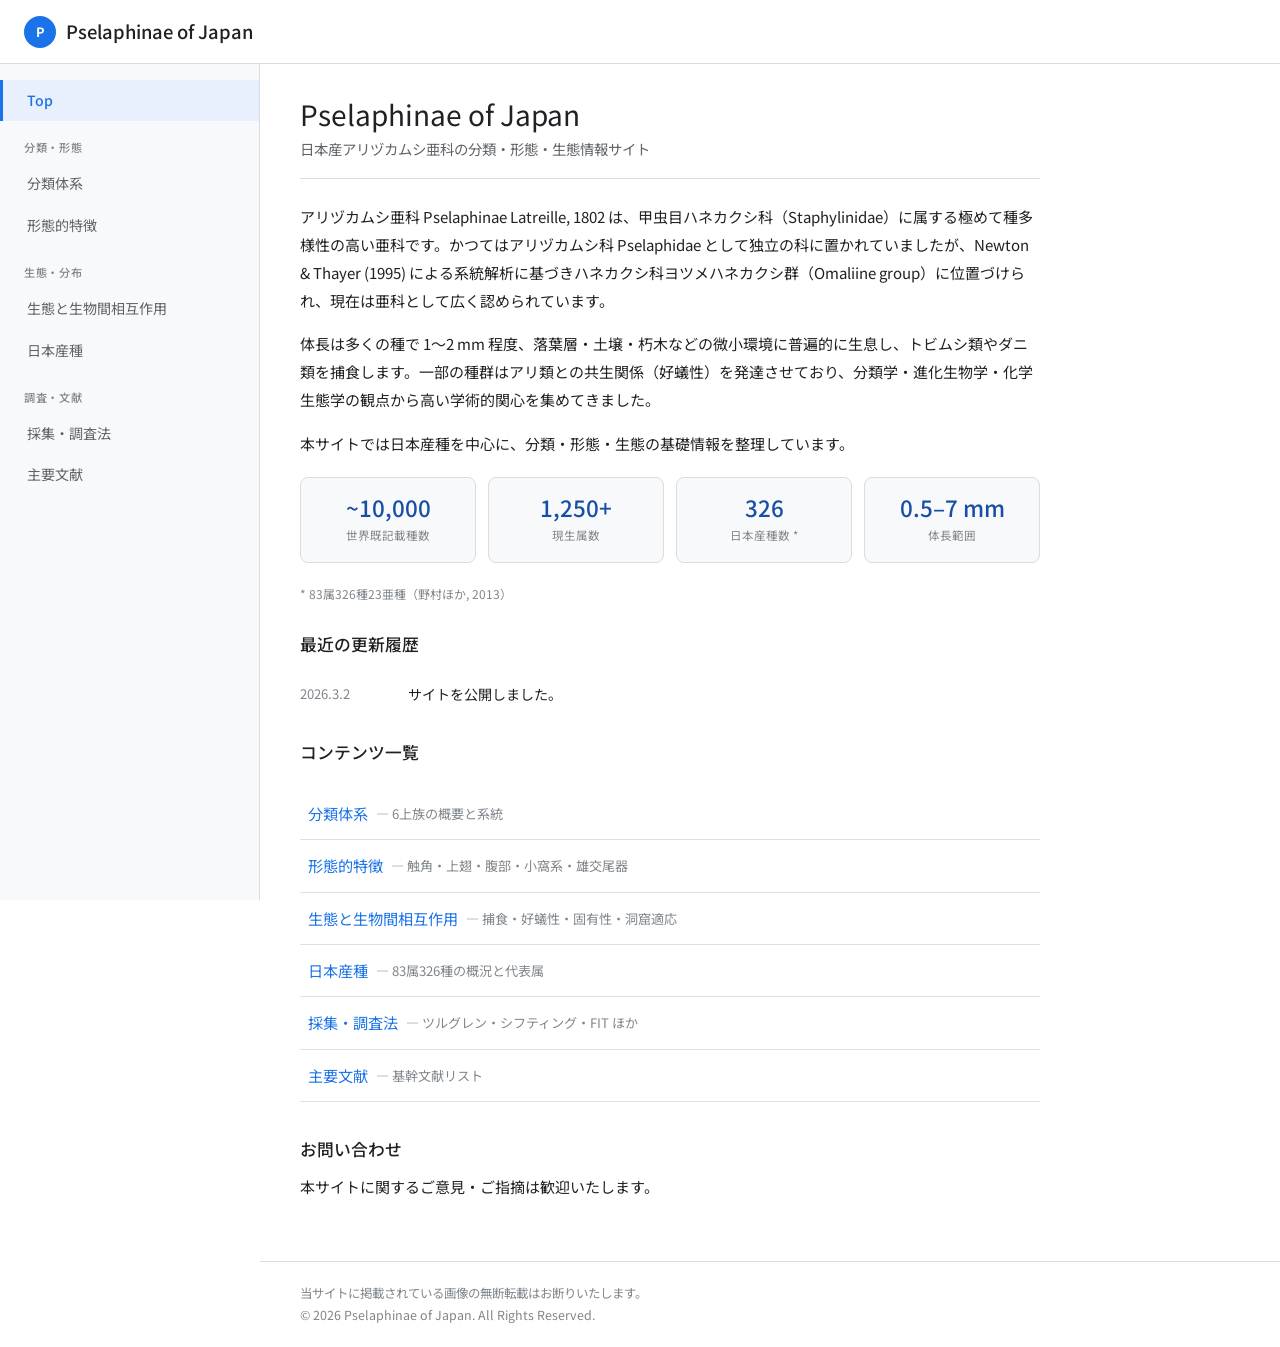
<file: index.html>
<!DOCTYPE html>
<html lang="ja">
<head>
<meta charset="UTF-8">
<meta name="viewport" content="width=device-width, initial-scale=1.0">
<title>Pselaphinae of Japan — アリヅカムシ亜科</title>
<link rel="preconnect" href="https://fonts.googleapis.com">
<link rel="preconnect" href="https://fonts.gstatic.com" crossorigin>
<link href="https://fonts.googleapis.com/css2?family=Noto+Sans+JP:wght@400;500;700&display=swap" rel="stylesheet">
<link rel="stylesheet" href="style.css">
</head>
<body>

<header class="site-header">
  <button class="hamburger" onclick="toggleSidebar()">
    <svg viewBox="0 0 24 24"><path d="M3 18h18v-2H3v2zm0-5h18v-2H3v2zm0-7v2h18V6H3z"/></svg>
  </button>
  <a href="index.html" class="site-logo">
    <span class="logo-icon">P</span>
    Pselaphinae of Japan
  </a>
</header>

<div class="layout">
  <nav class="sidebar" id="sidebar">
    <ul class="sidebar-nav">
      <li><a href="index.html" class="current">Top</a></li>
      <li class="sidebar-section">分類・形態</li>
      <li><a href="taxonomy.html">分類体系</a></li>
      <li><a href="morphology.html">形態的特徴</a></li>
      <li class="sidebar-section">生態・分布</li>
      <li><a href="ecology.html">生態と生物間相互作用</a></li>
      <li><a href="japan.html">日本産種</a></li>
      <li class="sidebar-section">調査・文献</li>
      <li><a href="methods.html">採集・調査法</a></li>
      <li><a href="literature.html">主要文献</a></li>
    </ul>
  </nav>
  <div class="sidebar-overlay" id="overlay" onclick="toggleSidebar()"></div>

  <main class="main">
    <div class="content">
      <div class="page-title">
        <h1>Pselaphinae of Japan</h1>
        <div class="sub">日本産アリヅカムシ亜科の分類・形態・生態情報サイト</div>
      </div>

      <div class="prose">
        <p>
          アリヅカムシ亜科 Pselaphinae Latreille, 1802 は、甲虫目ハネカクシ科（Staphylinidae）に属する極めて種多様性の高い亜科です。かつてはアリヅカムシ科 Pselaphidae として独立の科に置かれていましたが、Newton & Thayer (1995) による系統解析に基づきハネカクシ科ヨツメハネカクシ群（Omaliine group）に位置づけられ、現在は亜科として広く認められています。
        </p>
        <p>
          体長は多くの種で 1〜2 mm 程度、落葉層・土壌・朽木などの微小環境に普遍的に生息し、トビムシ類やダニ類を捕食します。一部の種群はアリ類との共生関係（好蟻性）を発達させており、分類学・進化生物学・化学生態学の観点から高い学術的関心を集めてきました。
        </p>
        <p>
          本サイトでは日本産種を中心に、分類・形態・生態の基礎情報を整理しています。
        </p>
      </div>

      <div class="stat-grid">
        <div class="stat-box">
          <div class="stat-val">~10,000</div>
          <div class="stat-label">世界既記載種数</div>
        </div>
        <div class="stat-box">
          <div class="stat-val">1,250+</div>
          <div class="stat-label">現生属数</div>
        </div>
        <div class="stat-box">
          <div class="stat-val">326</div>
          <div class="stat-label">日本産種数 *</div>
        </div>
        <div class="stat-box">
          <div class="stat-val">0.5–7 mm</div>
          <div class="stat-label">体長範囲</div>
        </div>
      </div>
      <p style="font-size:0.75rem; color:var(--text-muted);">* 83属326種23亜種（野村ほか, 2013）</p>

      <div class="prose">
        <h3>最近の更新履歴</h3>
      </div>
      <div class="update-log">
        <div class="update-item">
          <div class="update-date">2026.3.2</div>
          <div>サイトを公開しました。</div>
        </div>
      </div>

      <div class="prose">
        <h3>コンテンツ一覧</h3>
      </div>
      <div class="content-links">
        <ul>
          <li><a href="taxonomy.html">分類体系<span class="cl-desc">— 6上族の概要と系統</span></a></li>
          <li><a href="morphology.html">形態的特徴<span class="cl-desc">— 触角・上翅・腹部・小窩系・雄交尾器</span></a></li>
          <li><a href="ecology.html">生態と生物間相互作用<span class="cl-desc">— 捕食・好蟻性・固有性・洞窟適応</span></a></li>
          <li><a href="japan.html">日本産種<span class="cl-desc">— 83属326種の概況と代表属</span></a></li>
          <li><a href="methods.html">採集・調査法<span class="cl-desc">— ツルグレン・シフティング・FIT ほか</span></a></li>
          <li><a href="literature.html">主要文献<span class="cl-desc">— 基幹文献リスト</span></a></li>
        </ul>
      </div>

      <div class="prose" style="margin-top:2rem;">
        <h3>お問い合わせ</h3>
        <p>
          本サイトに関するご意見・ご指摘は歓迎いたします。
        </p>
      </div>
    </div>

    <footer class="site-footer" style="margin-left:0;">
      <p>当サイトに掲載されている画像の無断転載はお断りいたします。</p>
      <p>&copy; 2026 Pselaphinae of Japan. All Rights Reserved.</p>
    </footer>
  </main>
</div>

<script>
function toggleSidebar() {
  document.getElementById('sidebar').classList.toggle('open');
  document.getElementById('overlay').classList.toggle('open');
}
</script>
</body>
</html>
</file>
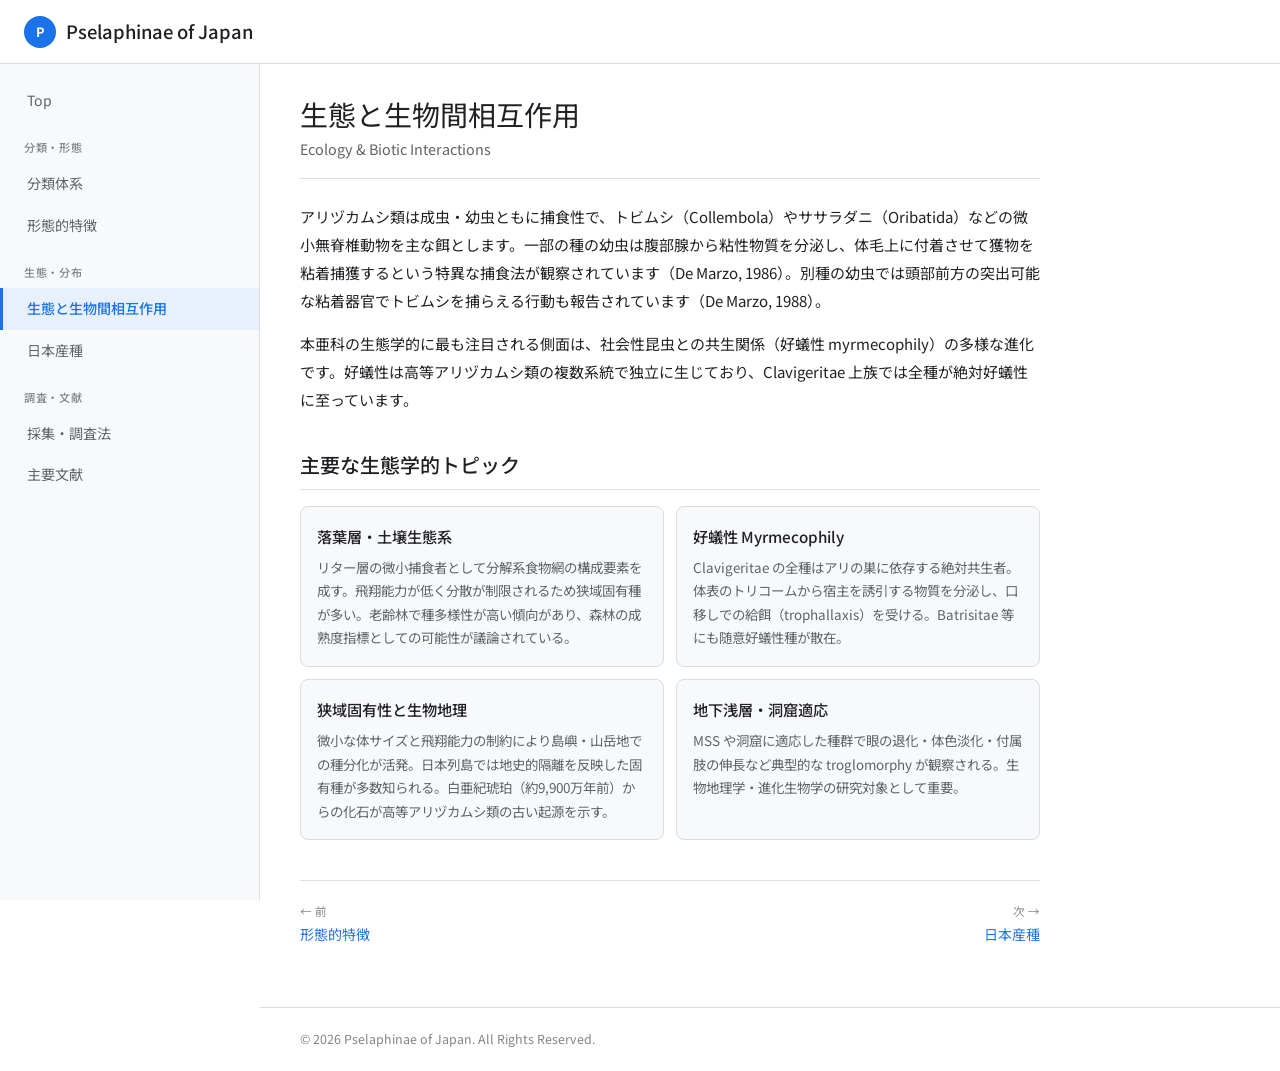
<file: ecology.html>
<!DOCTYPE html>
<html lang="ja">
<head>
<meta charset="UTF-8">
<meta name="viewport" content="width=device-width, initial-scale=1.0">
<title>生態 — Pselaphinae of Japan</title>
<link rel="preconnect" href="https://fonts.googleapis.com">
<link rel="preconnect" href="https://fonts.gstatic.com" crossorigin>
<link href="https://fonts.googleapis.com/css2?family=Noto+Sans+JP:wght@400;500;700&display=swap" rel="stylesheet">
<link rel="stylesheet" href="style.css">
</head>
<body>
<header class="site-header">
  <button class="hamburger" onclick="toggleSidebar()"><svg viewBox="0 0 24 24"><path d="M3 18h18v-2H3v2zm0-5h18v-2H3v2zm0-7v2h18V6H3z"/></svg></button>
  <a href="index.html" class="site-logo"><span class="logo-icon">P</span> Pselaphinae of Japan</a>
</header>
<div class="layout">
  <nav class="sidebar" id="sidebar">
    <ul class="sidebar-nav">
      <li><a href="index.html">Top</a></li>
      <li class="sidebar-section">分類・形態</li>
      <li><a href="taxonomy.html">分類体系</a></li>
      <li><a href="morphology.html">形態的特徴</a></li>
      <li class="sidebar-section">生態・分布</li>
      <li><a href="ecology.html" class="current">生態と生物間相互作用</a></li>
      <li><a href="japan.html">日本産種</a></li>
      <li class="sidebar-section">調査・文献</li>
      <li><a href="methods.html">採集・調査法</a></li>
      <li><a href="literature.html">主要文献</a></li>
    </ul>
  </nav>
  <div class="sidebar-overlay" id="overlay" onclick="toggleSidebar()"></div>
  <main class="main"><div class="content">
    <div class="page-title">
      <h1>生態と生物間相互作用</h1>
      <div class="sub">Ecology & Biotic Interactions</div>
    </div>
    <div class="prose">
      <p>アリヅカムシ類は成虫・幼虫ともに捕食性で、トビムシ（Collembola）やササラダニ（Oribatida）などの微小無脊椎動物を主な餌とします。一部の種の幼虫は腹部腺から粘性物質を分泌し、体毛上に付着させて獲物を粘着捕獲するという特異な捕食法が観察されています（De Marzo, 1986）。別種の幼虫では頭部前方の突出可能な粘着器官でトビムシを捕らえる行動も報告されています（De Marzo, 1988）。</p>
      <p>本亜科の生態学的に最も注目される側面は、社会性昆虫との共生関係（好蟻性 myrmecophily）の多様な進化です。好蟻性は高等アリヅカムシ類の複数系統で独立に生じており、Clavigeritae 上族では全種が絶対好蟻性に至っています。</p>
      <h2>主要な生態学的トピック</h2>
    </div>
    <div class="card-grid">
      <div class="card">
        <h3>落葉層・土壌生態系</h3>
        <p>リター層の微小捕食者として分解系食物網の構成要素を成す。飛翔能力が低く分散が制限されるため狭域固有種が多い。老齢林で種多様性が高い傾向があり、森林の成熟度指標としての可能性が議論されている。</p>
      </div>
      <div class="card">
        <h3>好蟻性 Myrmecophily</h3>
        <p>Clavigeritae の全種はアリの巣に依存する絶対共生者。体表のトリコームから宿主を誘引する物質を分泌し、口移しでの給餌（trophallaxis）を受ける。Batrisitae 等にも随意好蟻性種が散在。</p>
      </div>
      <div class="card">
        <h3>狭域固有性と生物地理</h3>
        <p>微小な体サイズと飛翔能力の制約により島嶼・山岳地での種分化が活発。日本列島では地史的隔離を反映した固有種が多数知られる。白亜紀琥珀（約9,900万年前）からの化石が高等アリヅカムシ類の古い起源を示す。</p>
      </div>
      <div class="card">
        <h3>地下浅層・洞窟適応</h3>
        <p>MSS や洞窟に適応した種群で眼の退化・体色淡化・付属肢の伸長など典型的な troglomorphy が観察される。生物地理学・進化生物学の研究対象として重要。</p>
      </div>
    </div>
    <nav class="page-nav">
      <div><span class="label">← 前</span><a href="morphology.html">形態的特徴</a></div>
      <div style="text-align:right;"><span class="label">次 →</span><a href="japan.html">日本産種</a></div>
    </nav>
  </div>
  <footer class="site-footer" style="margin-left:0;"><p>&copy; 2026 Pselaphinae of Japan. All Rights Reserved.</p></footer>
  </main>
</div>
<script>function toggleSidebar(){document.getElementById('sidebar').classList.toggle('open');document.getElementById('overlay').classList.toggle('open');}</script>
</body>
</html>
</file>
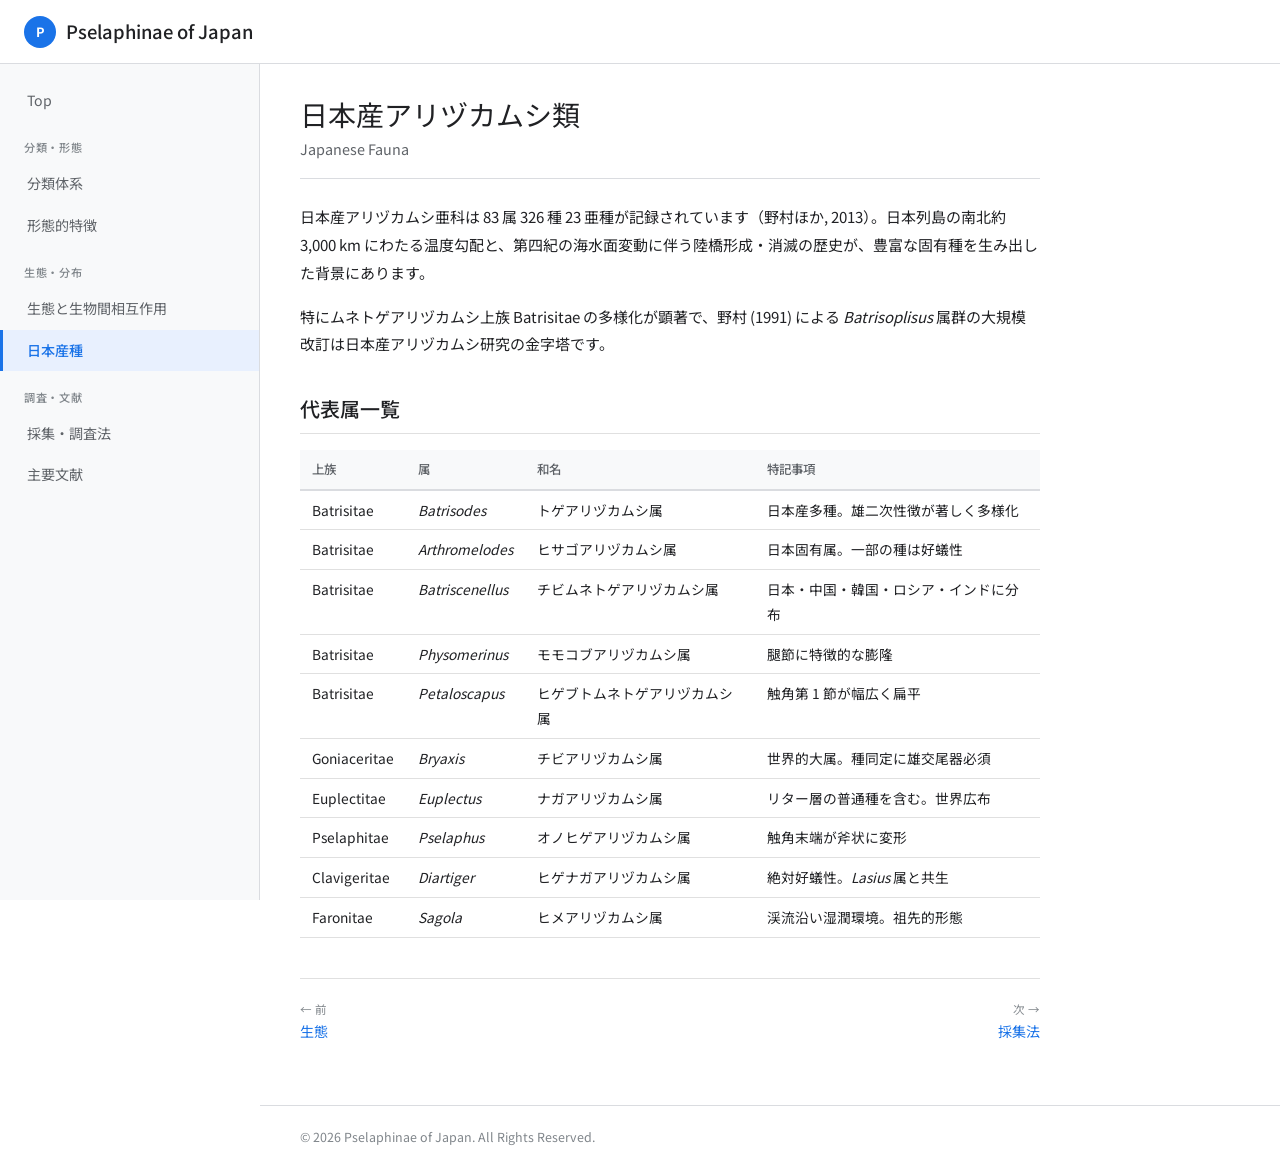
<file: japan.html>
<!DOCTYPE html>
<html lang="ja">
<head>
<meta charset="UTF-8">
<meta name="viewport" content="width=device-width, initial-scale=1.0">
<title>日本産種 — Pselaphinae of Japan</title>
<link rel="preconnect" href="https://fonts.googleapis.com">
<link rel="preconnect" href="https://fonts.gstatic.com" crossorigin>
<link href="https://fonts.googleapis.com/css2?family=Noto+Sans+JP:wght@400;500;700&display=swap" rel="stylesheet">
<link rel="stylesheet" href="style.css">
</head>
<body>
<header class="site-header">
  <button class="hamburger" onclick="toggleSidebar()"><svg viewBox="0 0 24 24"><path d="M3 18h18v-2H3v2zm0-5h18v-2H3v2zm0-7v2h18V6H3z"/></svg></button>
  <a href="index.html" class="site-logo"><span class="logo-icon">P</span> Pselaphinae of Japan</a>
</header>
<div class="layout">
  <nav class="sidebar" id="sidebar">
    <ul class="sidebar-nav">
      <li><a href="index.html">Top</a></li>
      <li class="sidebar-section">分類・形態</li>
      <li><a href="taxonomy.html">分類体系</a></li>
      <li><a href="morphology.html">形態的特徴</a></li>
      <li class="sidebar-section">生態・分布</li>
      <li><a href="ecology.html">生態と生物間相互作用</a></li>
      <li><a href="japan.html" class="current">日本産種</a></li>
      <li class="sidebar-section">調査・文献</li>
      <li><a href="methods.html">採集・調査法</a></li>
      <li><a href="literature.html">主要文献</a></li>
    </ul>
  </nav>
  <div class="sidebar-overlay" id="overlay" onclick="toggleSidebar()"></div>
  <main class="main"><div class="content">
    <div class="page-title">
      <h1>日本産アリヅカムシ類</h1>
      <div class="sub">Japanese Fauna</div>
    </div>
    <div class="prose">
      <p>日本産アリヅカムシ亜科は 83 属 326 種 23 亜種が記録されています（野村ほか, 2013）。日本列島の南北約 3,000 km にわたる温度勾配と、第四紀の海水面変動に伴う陸橋形成・消滅の歴史が、豊富な固有種を生み出した背景にあります。</p>
      <p>特にムネトゲアリヅカムシ上族 Batrisitae の多様化が顕著で、野村 (1991) による <i>Batrisoplisus</i> 属群の大規模改訂は日本産アリヅカムシ研究の金字塔です。</p>
      <h2>代表属一覧</h2>
    </div>
    <div class="table-wrap">
      <table class="dtable">
        <thead><tr><th>上族</th><th>属</th><th>和名</th><th>特記事項</th></tr></thead>
        <tbody>
          <tr><td>Batrisitae</td><td class="it">Batrisodes</td><td>トゲアリヅカムシ属</td><td>日本産多種。雄二次性徴が著しく多様化</td></tr>
          <tr><td>Batrisitae</td><td class="it">Arthromelodes</td><td>ヒサゴアリヅカムシ属</td><td>日本固有属。一部の種は好蟻性</td></tr>
          <tr><td>Batrisitae</td><td class="it">Batriscenellus</td><td>チビムネトゲアリヅカムシ属</td><td>日本・中国・韓国・ロシア・インドに分布</td></tr>
          <tr><td>Batrisitae</td><td class="it">Physomerinus</td><td>モモコブアリヅカムシ属</td><td>腿節に特徴的な膨隆</td></tr>
          <tr><td>Batrisitae</td><td class="it">Petaloscapus</td><td>ヒゲブトムネトゲアリヅカムシ属</td><td>触角第 1 節が幅広く扁平</td></tr>
          <tr><td>Goniaceritae</td><td class="it">Bryaxis</td><td>チビアリヅカムシ属</td><td>世界的大属。種同定に雄交尾器必須</td></tr>
          <tr><td>Euplectitae</td><td class="it">Euplectus</td><td>ナガアリヅカムシ属</td><td>リター層の普通種を含む。世界広布</td></tr>
          <tr><td>Pselaphitae</td><td class="it">Pselaphus</td><td>オノヒゲアリヅカムシ属</td><td>触角末端が斧状に変形</td></tr>
          <tr><td>Clavigeritae</td><td class="it">Diartiger</td><td>ヒゲナガアリヅカムシ属</td><td>絶対好蟻性。<i>Lasius</i> 属と共生</td></tr>
          <tr><td>Faronitae</td><td class="it">Sagola</td><td>ヒメアリヅカムシ属</td><td>渓流沿い湿潤環境。祖先的形態</td></tr>
        </tbody>
      </table>
    </div>
    <nav class="page-nav">
      <div><span class="label">← 前</span><a href="ecology.html">生態</a></div>
      <div style="text-align:right;"><span class="label">次 →</span><a href="methods.html">採集法</a></div>
    </nav>
  </div>
  <footer class="site-footer" style="margin-left:0;"><p>&copy; 2026 Pselaphinae of Japan. All Rights Reserved.</p></footer>
  </main>
</div>
<script>function toggleSidebar(){document.getElementById('sidebar').classList.toggle('open');document.getElementById('overlay').classList.toggle('open');}</script>
</body>
</html>
</file>
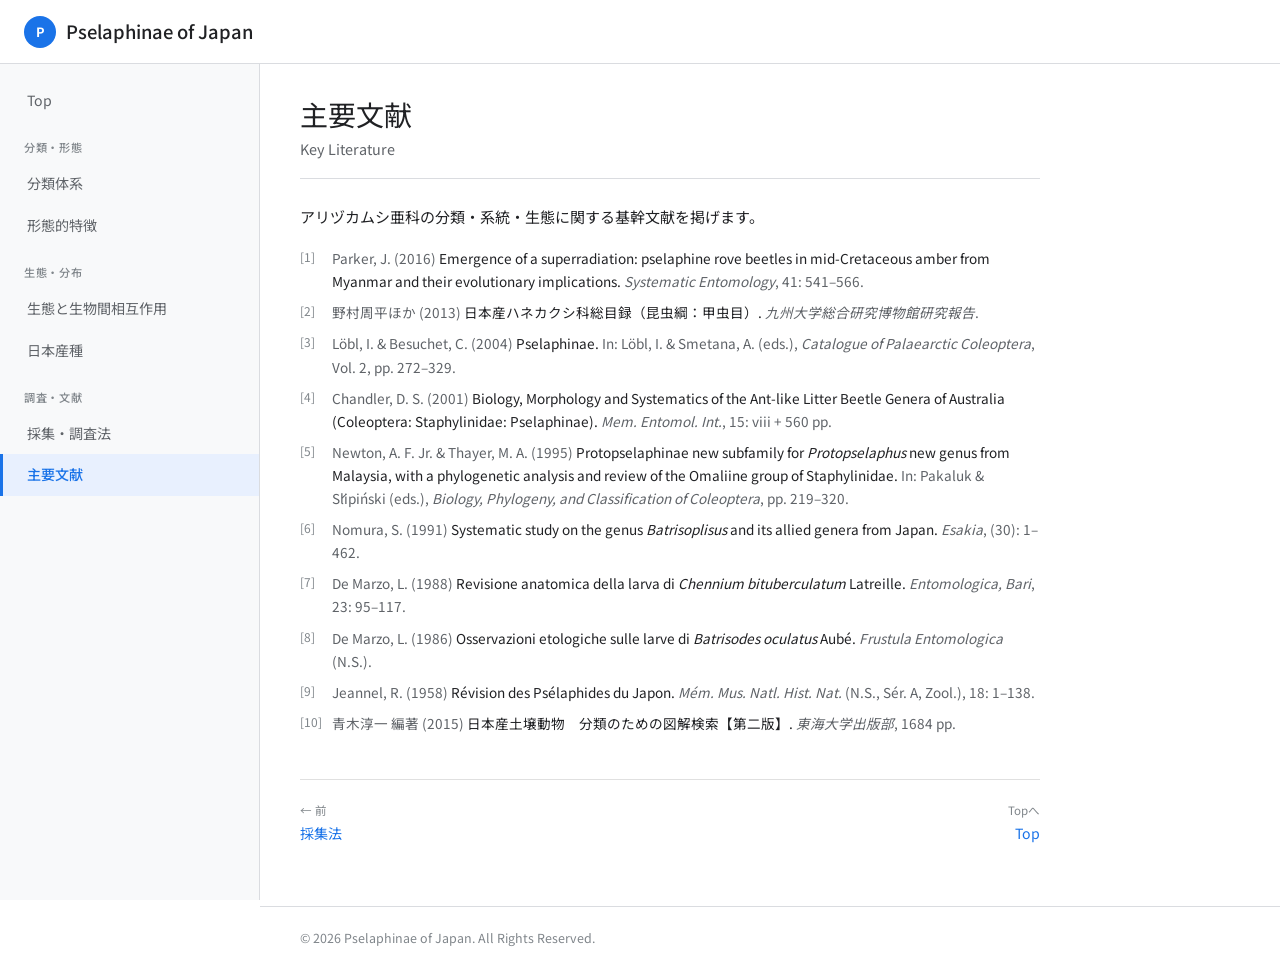
<file: literature.html>
<!DOCTYPE html>
<html lang="ja">
<head>
<meta charset="UTF-8">
<meta name="viewport" content="width=device-width, initial-scale=1.0">
<title>主要文献 — Pselaphinae of Japan</title>
<link rel="preconnect" href="https://fonts.googleapis.com">
<link rel="preconnect" href="https://fonts.gstatic.com" crossorigin>
<link href="https://fonts.googleapis.com/css2?family=Noto+Sans+JP:wght@400;500;700&display=swap" rel="stylesheet">
<link rel="stylesheet" href="style.css">
</head>
<body>
<header class="site-header">
  <button class="hamburger" onclick="toggleSidebar()"><svg viewBox="0 0 24 24"><path d="M3 18h18v-2H3v2zm0-5h18v-2H3v2zm0-7v2h18V6H3z"/></svg></button>
  <a href="index.html" class="site-logo"><span class="logo-icon">P</span> Pselaphinae of Japan</a>
</header>
<div class="layout">
  <nav class="sidebar" id="sidebar">
    <ul class="sidebar-nav">
      <li><a href="index.html">Top</a></li>
      <li class="sidebar-section">分類・形態</li>
      <li><a href="taxonomy.html">分類体系</a></li>
      <li><a href="morphology.html">形態的特徴</a></li>
      <li class="sidebar-section">生態・分布</li>
      <li><a href="ecology.html">生態と生物間相互作用</a></li>
      <li><a href="japan.html">日本産種</a></li>
      <li class="sidebar-section">調査・文献</li>
      <li><a href="methods.html">採集・調査法</a></li>
      <li><a href="literature.html" class="current">主要文献</a></li>
    </ul>
  </nav>
  <div class="sidebar-overlay" id="overlay" onclick="toggleSidebar()"></div>
  <main class="main"><div class="content">
    <div class="page-title">
      <h1>主要文献</h1>
      <div class="sub">Key Literature</div>
    </div>
    <div class="prose">
      <p>アリヅカムシ亜科の分類・系統・生態に関する基幹文献を掲げます。</p>
    </div>
    <div class="ref-list">
      <div class="ref-item">Parker, J. (2016) <span class="ref-title">Emergence of a superradiation: pselaphine rove beetles in mid-Cretaceous amber from Myanmar and their evolutionary implications.</span> <span class="ref-journal">Systematic Entomology</span>, 41: 541–566.</div>
      <div class="ref-item">野村周平ほか (2013) <span class="ref-title">日本産ハネカクシ科総目録（昆虫綱：甲虫目）.</span> <span class="ref-journal">九州大学総合研究博物館研究報告</span>.</div>
      <div class="ref-item">Löbl, I. & Besuchet, C. (2004) <span class="ref-title">Pselaphinae.</span> In: Löbl, I. & Smetana, A. (eds.), <span class="ref-journal">Catalogue of Palaearctic Coleoptera</span>, Vol. 2, pp. 272–329.</div>
      <div class="ref-item">Chandler, D. S. (2001) <span class="ref-title">Biology, Morphology and Systematics of the Ant-like Litter Beetle Genera of Australia (Coleoptera: Staphylinidae: Pselaphinae).</span> <span class="ref-journal">Mem. Entomol. Int.</span>, 15: viii + 560 pp.</div>
      <div class="ref-item">Newton, A. F. Jr. & Thayer, M. A. (1995) <span class="ref-title">Protopselaphinae new subfamily for <i>Protopselaphus</i> new genus from Malaysia, with a phylogenetic analysis and review of the Omaliine group of Staphylinidae.</span> In: Pakaluk & Ślipiński (eds.), <span class="ref-journal">Biology, Phylogeny, and Classification of Coleoptera</span>, pp. 219–320.</div>
      <div class="ref-item">Nomura, S. (1991) <span class="ref-title">Systematic study on the genus <i>Batrisoplisus</i> and its allied genera from Japan.</span> <span class="ref-journal">Esakia</span>, (30): 1–462.</div>
      <div class="ref-item">De Marzo, L. (1988) <span class="ref-title">Revisione anatomica della larva di <i>Chennium bituberculatum</i> Latreille.</span> <span class="ref-journal">Entomologica, Bari</span>, 23: 95–117.</div>
      <div class="ref-item">De Marzo, L. (1986) <span class="ref-title">Osservazioni etologiche sulle larve di <i>Batrisodes oculatus</i> Aubé.</span> <span class="ref-journal">Frustula Entomologica</span> (N.S.).</div>
      <div class="ref-item">Jeannel, R. (1958) <span class="ref-title">Révision des Psélaphides du Japon.</span> <span class="ref-journal">Mém. Mus. Natl. Hist. Nat.</span> (N.S., Sér. A, Zool.), 18: 1–138.</div>
      <div class="ref-item">青木淳一 編著 (2015) <span class="ref-title">日本産土壌動物　分類のための図解検索【第二版】.</span> <span class="ref-journal">東海大学出版部</span>, 1684 pp.</div>
    </div>
    <nav class="page-nav">
      <div><span class="label">← 前</span><a href="methods.html">採集法</a></div>
      <div style="text-align:right;"><span class="label">Topへ</span><a href="index.html">Top</a></div>
    </nav>
  </div>
  <footer class="site-footer" style="margin-left:0;"><p>&copy; 2026 Pselaphinae of Japan. All Rights Reserved.</p></footer>
  </main>
</div>
<script>function toggleSidebar(){document.getElementById('sidebar').classList.toggle('open');document.getElementById('overlay').classList.toggle('open');}</script>
</body>
</html>
</file>
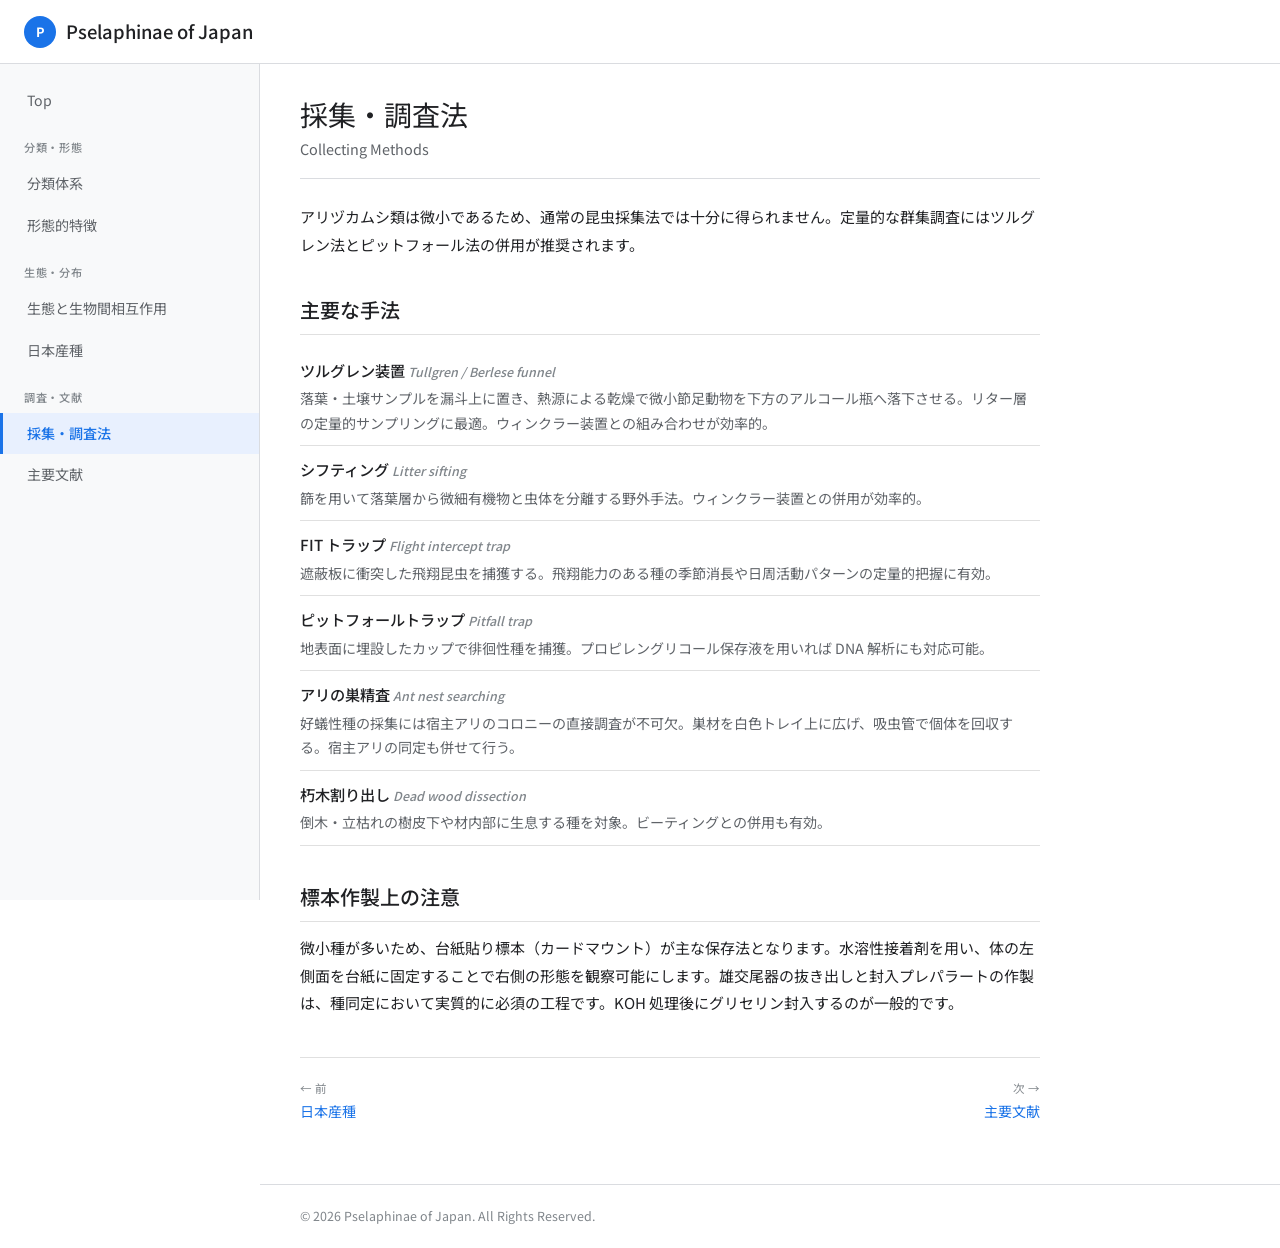
<file: methods.html>
<!DOCTYPE html>
<html lang="ja">
<head>
<meta charset="UTF-8">
<meta name="viewport" content="width=device-width, initial-scale=1.0">
<title>採集法 — Pselaphinae of Japan</title>
<link rel="preconnect" href="https://fonts.googleapis.com">
<link rel="preconnect" href="https://fonts.gstatic.com" crossorigin>
<link href="https://fonts.googleapis.com/css2?family=Noto+Sans+JP:wght@400;500;700&display=swap" rel="stylesheet">
<link rel="stylesheet" href="style.css">
</head>
<body>
<header class="site-header">
  <button class="hamburger" onclick="toggleSidebar()"><svg viewBox="0 0 24 24"><path d="M3 18h18v-2H3v2zm0-5h18v-2H3v2zm0-7v2h18V6H3z"/></svg></button>
  <a href="index.html" class="site-logo"><span class="logo-icon">P</span> Pselaphinae of Japan</a>
</header>
<div class="layout">
  <nav class="sidebar" id="sidebar">
    <ul class="sidebar-nav">
      <li><a href="index.html">Top</a></li>
      <li class="sidebar-section">分類・形態</li>
      <li><a href="taxonomy.html">分類体系</a></li>
      <li><a href="morphology.html">形態的特徴</a></li>
      <li class="sidebar-section">生態・分布</li>
      <li><a href="ecology.html">生態と生物間相互作用</a></li>
      <li><a href="japan.html">日本産種</a></li>
      <li class="sidebar-section">調査・文献</li>
      <li><a href="methods.html" class="current">採集・調査法</a></li>
      <li><a href="literature.html">主要文献</a></li>
    </ul>
  </nav>
  <div class="sidebar-overlay" id="overlay" onclick="toggleSidebar()"></div>
  <main class="main"><div class="content">
    <div class="page-title">
      <h1>採集・調査法</h1>
      <div class="sub">Collecting Methods</div>
    </div>
    <div class="prose">
      <p>アリヅカムシ類は微小であるため、通常の昆虫採集法では十分に得られません。定量的な群集調査にはツルグレン法とピットフォール法の併用が推奨されます。</p>
      <h2>主要な手法</h2>
    </div>
    <div class="method-item">
      <div class="method-name">ツルグレン装置 <span class="method-en">Tullgren / Berlese funnel</span></div>
      <div class="method-desc">落葉・土壌サンプルを漏斗上に置き、熱源による乾燥で微小節足動物を下方のアルコール瓶へ落下させる。リター層の定量的サンプリングに最適。ウィンクラー装置との組み合わせが効率的。</div>
    </div>
    <div class="method-item">
      <div class="method-name">シフティング <span class="method-en">Litter sifting</span></div>
      <div class="method-desc">篩を用いて落葉層から微細有機物と虫体を分離する野外手法。ウィンクラー装置との併用が効率的。</div>
    </div>
    <div class="method-item">
      <div class="method-name">FIT トラップ <span class="method-en">Flight intercept trap</span></div>
      <div class="method-desc">遮蔽板に衝突した飛翔昆虫を捕獲する。飛翔能力のある種の季節消長や日周活動パターンの定量的把握に有効。</div>
    </div>
    <div class="method-item">
      <div class="method-name">ピットフォールトラップ <span class="method-en">Pitfall trap</span></div>
      <div class="method-desc">地表面に埋設したカップで徘徊性種を捕獲。プロピレングリコール保存液を用いれば DNA 解析にも対応可能。</div>
    </div>
    <div class="method-item">
      <div class="method-name">アリの巣精査 <span class="method-en">Ant nest searching</span></div>
      <div class="method-desc">好蟻性種の採集には宿主アリのコロニーの直接調査が不可欠。巣材を白色トレイ上に広げ、吸虫管で個体を回収する。宿主アリの同定も併せて行う。</div>
    </div>
    <div class="method-item">
      <div class="method-name">朽木割り出し <span class="method-en">Dead wood dissection</span></div>
      <div class="method-desc">倒木・立枯れの樹皮下や材内部に生息する種を対象。ビーティングとの併用も有効。</div>
    </div>
    <div class="prose" style="margin-top:2rem;">
      <h2>標本作製上の注意</h2>
      <p>微小種が多いため、台紙貼り標本（カードマウント）が主な保存法となります。水溶性接着剤を用い、体の左側面を台紙に固定することで右側の形態を観察可能にします。雄交尾器の抜き出しと封入プレパラートの作製は、種同定において実質的に必須の工程です。KOH 処理後にグリセリン封入するのが一般的です。</p>
    </div>
    <nav class="page-nav">
      <div><span class="label">← 前</span><a href="japan.html">日本産種</a></div>
      <div style="text-align:right;"><span class="label">次 →</span><a href="literature.html">主要文献</a></div>
    </nav>
  </div>
  <footer class="site-footer" style="margin-left:0;"><p>&copy; 2026 Pselaphinae of Japan. All Rights Reserved.</p></footer>
  </main>
</div>
<script>function toggleSidebar(){document.getElementById('sidebar').classList.toggle('open');document.getElementById('overlay').classList.toggle('open');}</script>
</body>
</html>
</file>
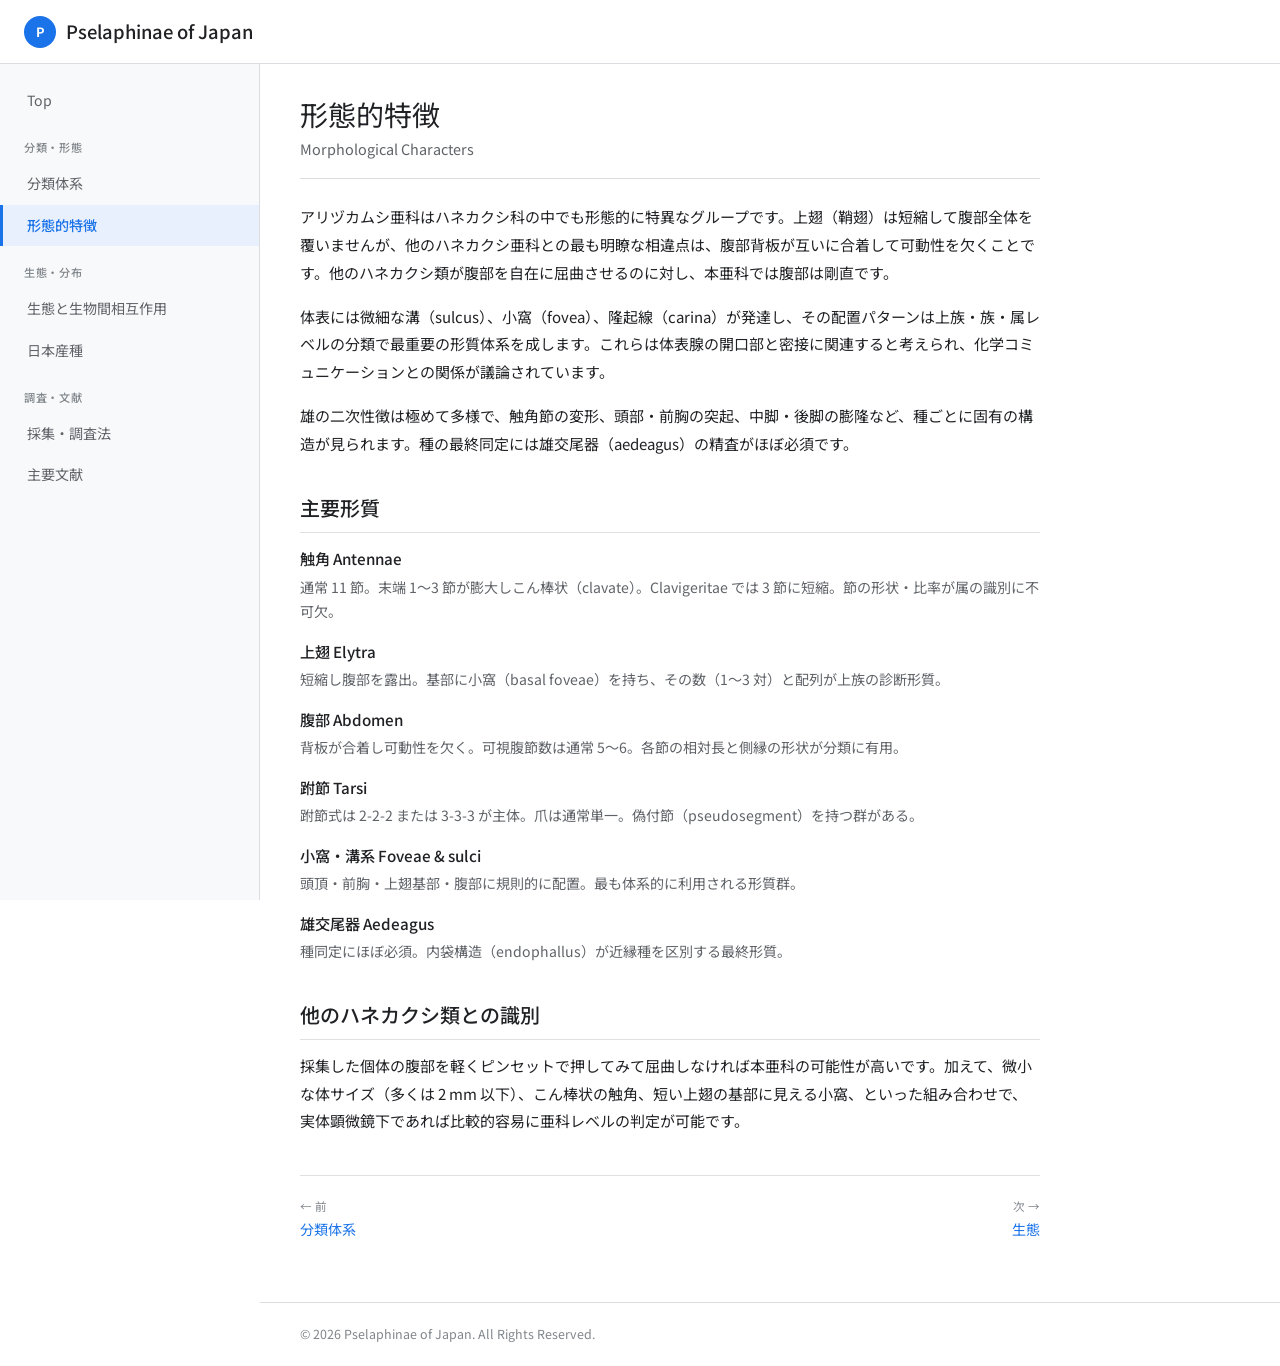
<file: morphology.html>
<!DOCTYPE html>
<html lang="ja">
<head>
<meta charset="UTF-8">
<meta name="viewport" content="width=device-width, initial-scale=1.0">
<title>形態的特徴 — Pselaphinae of Japan</title>
<link rel="preconnect" href="https://fonts.googleapis.com">
<link rel="preconnect" href="https://fonts.gstatic.com" crossorigin>
<link href="https://fonts.googleapis.com/css2?family=Noto+Sans+JP:wght@400;500;700&display=swap" rel="stylesheet">
<link rel="stylesheet" href="style.css">
</head>
<body>
<header class="site-header">
  <button class="hamburger" onclick="toggleSidebar()"><svg viewBox="0 0 24 24"><path d="M3 18h18v-2H3v2zm0-5h18v-2H3v2zm0-7v2h18V6H3z"/></svg></button>
  <a href="index.html" class="site-logo"><span class="logo-icon">P</span> Pselaphinae of Japan</a>
</header>
<div class="layout">
  <nav class="sidebar" id="sidebar">
    <ul class="sidebar-nav">
      <li><a href="index.html">Top</a></li>
      <li class="sidebar-section">分類・形態</li>
      <li><a href="taxonomy.html">分類体系</a></li>
      <li><a href="morphology.html" class="current">形態的特徴</a></li>
      <li class="sidebar-section">生態・分布</li>
      <li><a href="ecology.html">生態と生物間相互作用</a></li>
      <li><a href="japan.html">日本産種</a></li>
      <li class="sidebar-section">調査・文献</li>
      <li><a href="methods.html">採集・調査法</a></li>
      <li><a href="literature.html">主要文献</a></li>
    </ul>
  </nav>
  <div class="sidebar-overlay" id="overlay" onclick="toggleSidebar()"></div>
  <main class="main"><div class="content">
    <div class="page-title">
      <h1>形態的特徴</h1>
      <div class="sub">Morphological Characters</div>
    </div>
    <div class="prose">
      <p>アリヅカムシ亜科はハネカクシ科の中でも形態的に特異なグループです。上翅（鞘翅）は短縮して腹部全体を覆いませんが、他のハネカクシ亜科との最も明瞭な相違点は、腹部背板が互いに合着して可動性を欠くことです。他のハネカクシ類が腹部を自在に屈曲させるのに対し、本亜科では腹部は剛直です。</p>
      <p>体表には微細な溝（sulcus）、小窩（fovea）、隆起線（carina）が発達し、その配置パターンは上族・族・属レベルの分類で最重要の形質体系を成します。これらは体表腺の開口部と密接に関連すると考えられ、化学コミュニケーションとの関係が議論されています。</p>
      <p>雄の二次性徴は極めて多様で、触角節の変形、頭部・前胸の突起、中脚・後脚の膨隆など、種ごとに固有の構造が見られます。種の最終同定には雄交尾器（aedeagus）の精査がほぼ必須です。</p>
      <h2>主要形質</h2>
    </div>
    <dl class="feat-dl">
      <dt>触角 Antennae</dt>
      <dd>通常 11 節。末端 1〜3 節が膨大しこん棒状（clavate）。Clavigeritae では 3 節に短縮。節の形状・比率が属の識別に不可欠。</dd>
      <dt>上翅 Elytra</dt>
      <dd>短縮し腹部を露出。基部に小窩（basal foveae）を持ち、その数（1〜3 対）と配列が上族の診断形質。</dd>
      <dt>腹部 Abdomen</dt>
      <dd>背板が合着し可動性を欠く。可視腹節数は通常 5〜6。各節の相対長と側縁の形状が分類に有用。</dd>
      <dt>跗節 Tarsi</dt>
      <dd>跗節式は 2-2-2 または 3-3-3 が主体。爪は通常単一。偽付節（pseudosegment）を持つ群がある。</dd>
      <dt>小窩・溝系 Foveae & sulci</dt>
      <dd>頭頂・前胸・上翅基部・腹部に規則的に配置。最も体系的に利用される形質群。</dd>
      <dt>雄交尾器 Aedeagus</dt>
      <dd>種同定にほぼ必須。内袋構造（endophallus）が近縁種を区別する最終形質。</dd>
    </dl>
    <div class="prose" style="margin-top:2rem;">
      <h2>他のハネカクシ類との識別</h2>
      <p>採集した個体の腹部を軽くピンセットで押してみて屈曲しなければ本亜科の可能性が高いです。加えて、微小な体サイズ（多くは 2 mm 以下）、こん棒状の触角、短い上翅の基部に見える小窩、といった組み合わせで、実体顕微鏡下であれば比較的容易に亜科レベルの判定が可能です。</p>
    </div>
    <nav class="page-nav">
      <div><span class="label">← 前</span><a href="taxonomy.html">分類体系</a></div>
      <div style="text-align:right;"><span class="label">次 →</span><a href="ecology.html">生態</a></div>
    </nav>
  </div>
  <footer class="site-footer" style="margin-left:0;"><p>&copy; 2026 Pselaphinae of Japan. All Rights Reserved.</p></footer>
  </main>
</div>
<script>function toggleSidebar(){document.getElementById('sidebar').classList.toggle('open');document.getElementById('overlay').classList.toggle('open');}</script>
</body>
</html>
</file>
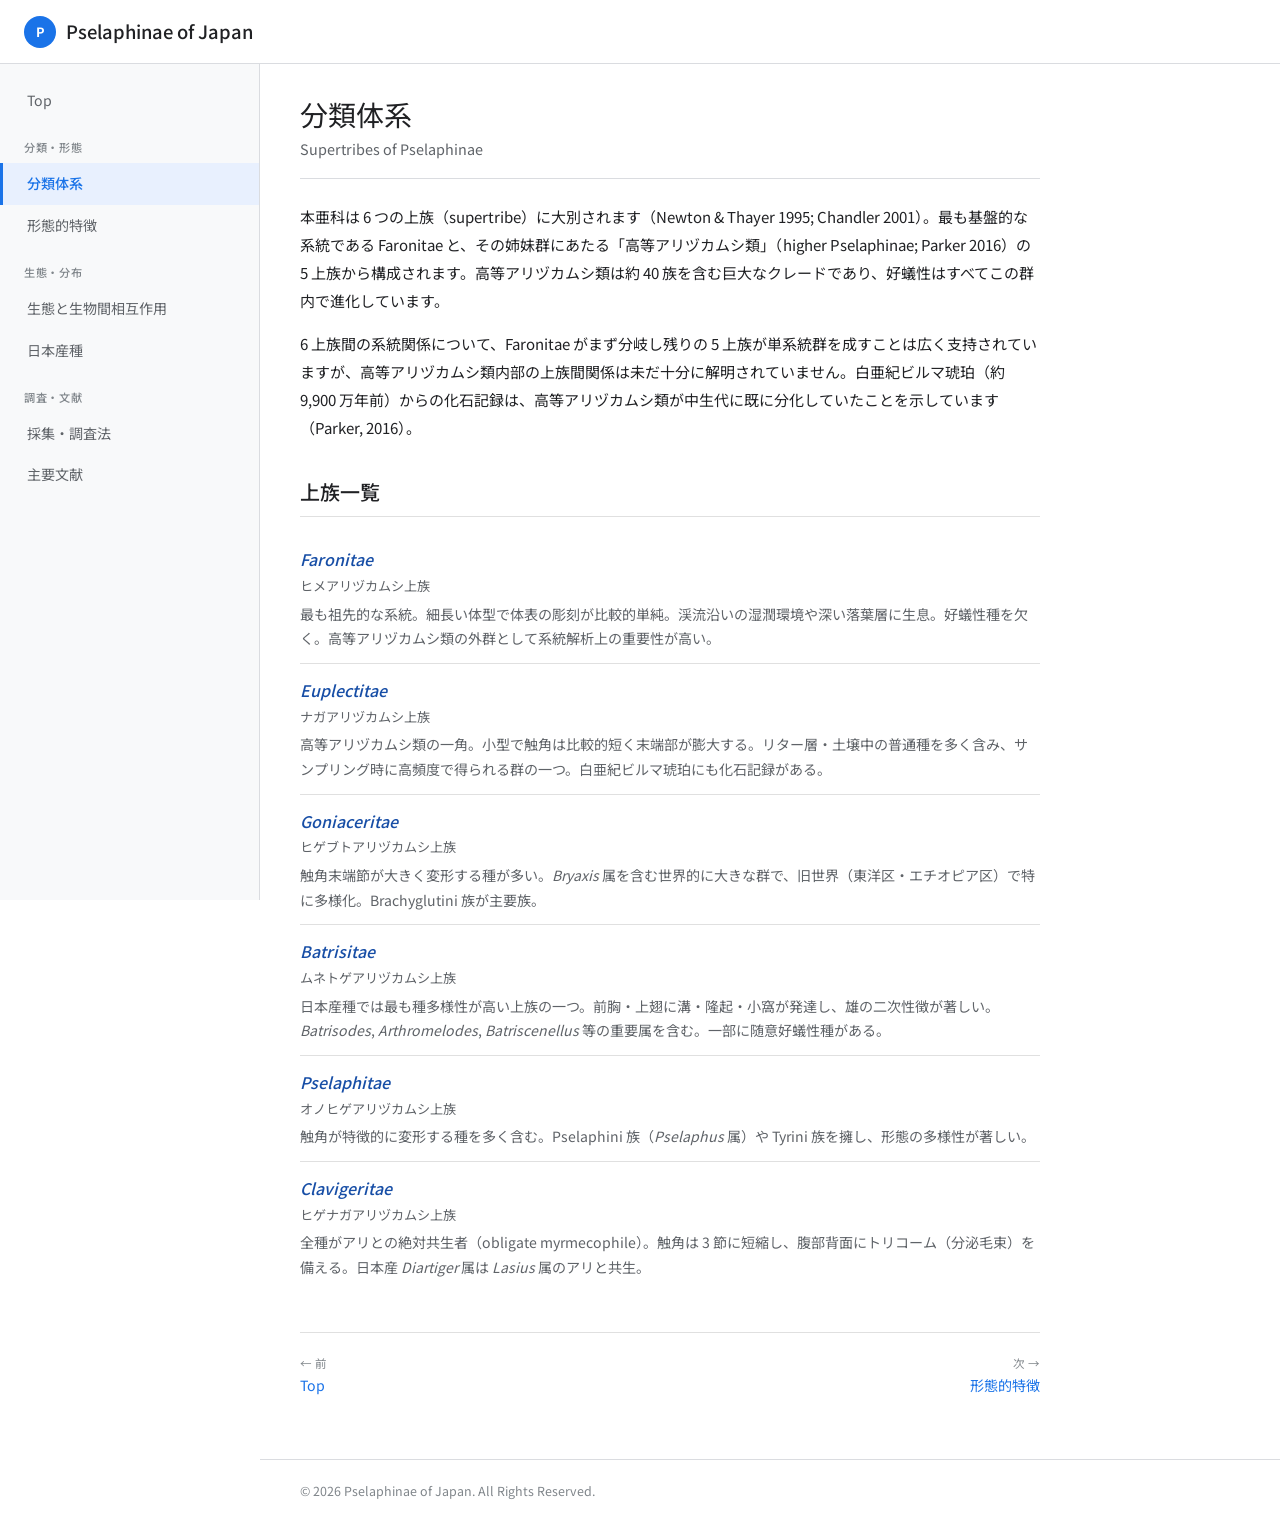
<file: taxonomy.html>
<!DOCTYPE html>
<html lang="ja">
<head>
<meta charset="UTF-8">
<meta name="viewport" content="width=device-width, initial-scale=1.0">
<title>分類体系 — Pselaphinae of Japan</title>
<link rel="preconnect" href="https://fonts.googleapis.com">
<link rel="preconnect" href="https://fonts.gstatic.com" crossorigin>
<link href="https://fonts.googleapis.com/css2?family=Noto+Sans+JP:wght@400;500;700&display=swap" rel="stylesheet">
<link rel="stylesheet" href="style.css">
</head>
<body>

<header class="site-header">
  <button class="hamburger" onclick="toggleSidebar()">
    <svg viewBox="0 0 24 24"><path d="M3 18h18v-2H3v2zm0-5h18v-2H3v2zm0-7v2h18V6H3z"/></svg>
  </button>
  <a href="index.html" class="site-logo">
    <span class="logo-icon">P</span>
    Pselaphinae of Japan
  </a>
</header>

<div class="layout">
  <nav class="sidebar" id="sidebar">
    <ul class="sidebar-nav">
      <li><a href="index.html">Top</a></li>
      <li class="sidebar-section">分類・形態</li>
      <li><a href="taxonomy.html" class="current">分類体系</a></li>
      <li><a href="morphology.html">形態的特徴</a></li>
      <li class="sidebar-section">生態・分布</li>
      <li><a href="ecology.html">生態と生物間相互作用</a></li>
      <li><a href="japan.html">日本産種</a></li>
      <li class="sidebar-section">調査・文献</li>
      <li><a href="methods.html">採集・調査法</a></li>
      <li><a href="literature.html">主要文献</a></li>
    </ul>
  </nav>
  <div class="sidebar-overlay" id="overlay" onclick="toggleSidebar()"></div>

  <main class="main">
    <div class="content">
      <div class="page-title">
        <h1>分類体系</h1>
        <div class="sub">Supertribes of Pselaphinae</div>
      </div>

      <div class="prose">
        <p>
          本亜科は 6 つの上族（supertribe）に大別されます（Newton & Thayer 1995; Chandler 2001）。最も基盤的な系統である Faronitae と、その姉妹群にあたる「高等アリヅカムシ類」（higher Pselaphinae; Parker 2016）の 5 上族から構成されます。高等アリヅカムシ類は約 40 族を含む巨大なクレードであり、好蟻性はすべてこの群内で進化しています。
        </p>
        <p>
          6 上族間の系統関係について、Faronitae がまず分岐し残りの 5 上族が単系統群を成すことは広く支持されていますが、高等アリヅカムシ類内部の上族間関係は未だ十分に解明されていません。白亜紀ビルマ琥珀（約 9,900 万年前）からの化石記録は、高等アリヅカムシ類が中生代に既に分化していたことを示しています（Parker, 2016）。
        </p>
        <h2>上族一覧</h2>
      </div>

      <div class="st-list">
        <div class="st-item">
          <div class="st-name">Faronitae</div>
          <div class="st-jp">ヒメアリヅカムシ上族</div>
          <div class="st-desc">最も祖先的な系統。細長い体型で体表の彫刻が比較的単純。渓流沿いの湿潤環境や深い落葉層に生息。好蟻性種を欠く。高等アリヅカムシ類の外群として系統解析上の重要性が高い。</div>
        </div>
        <div class="st-item">
          <div class="st-name">Euplectitae</div>
          <div class="st-jp">ナガアリヅカムシ上族</div>
          <div class="st-desc">高等アリヅカムシ類の一角。小型で触角は比較的短く末端部が膨大する。リター層・土壌中の普通種を多く含み、サンプリング時に高頻度で得られる群の一つ。白亜紀ビルマ琥珀にも化石記録がある。</div>
        </div>
        <div class="st-item">
          <div class="st-name">Goniaceritae</div>
          <div class="st-jp">ヒゲブトアリヅカムシ上族</div>
          <div class="st-desc">触角末端節が大きく変形する種が多い。<i>Bryaxis</i> 属を含む世界的に大きな群で、旧世界（東洋区・エチオピア区）で特に多様化。Brachyglutini 族が主要族。</div>
        </div>
        <div class="st-item">
          <div class="st-name">Batrisitae</div>
          <div class="st-jp">ムネトゲアリヅカムシ上族</div>
          <div class="st-desc">日本産種では最も種多様性が高い上族の一つ。前胸・上翅に溝・隆起・小窩が発達し、雄の二次性徴が著しい。<i>Batrisodes</i>, <i>Arthromelodes</i>, <i>Batriscenellus</i> 等の重要属を含む。一部に随意好蟻性種がある。</div>
        </div>
        <div class="st-item">
          <div class="st-name">Pselaphitae</div>
          <div class="st-jp">オノヒゲアリヅカムシ上族</div>
          <div class="st-desc">触角が特徴的に変形する種を多く含む。Pselaphini 族（<i>Pselaphus</i> 属）や Tyrini 族を擁し、形態の多様性が著しい。</div>
        </div>
        <div class="st-item">
          <div class="st-name">Clavigeritae</div>
          <div class="st-jp">ヒゲナガアリヅカムシ上族</div>
          <div class="st-desc">全種がアリとの絶対共生者（obligate myrmecophile）。触角は 3 節に短縮し、腹部背面にトリコーム（分泌毛束）を備える。日本産 <i>Diartiger</i> 属は <i>Lasius</i> 属のアリと共生。</div>
        </div>
      </div>

      <nav class="page-nav">
        <div><span class="label">← 前</span><a href="index.html">Top</a></div>
        <div style="text-align:right;"><span class="label">次 →</span><a href="morphology.html">形態的特徴</a></div>
      </nav>
    </div>

    <footer class="site-footer" style="margin-left:0;">
      <p>&copy; 2026 Pselaphinae of Japan. All Rights Reserved.</p>
    </footer>
  </main>
</div>

<script>
function toggleSidebar() {
  document.getElementById('sidebar').classList.toggle('open');
  document.getElementById('overlay').classList.toggle('open');
}
</script>
</body>
</html>
</file>
<file: style.css>
/* ============================================
   Pselaphinae of Japan — style.css
   Google Sites風 左サイドバーレイアウト
   ============================================ */

*, *::before, *::after { margin: 0; padding: 0; box-sizing: border-box; }

:root {
  --white: #fff;
  --bg: #fff;
  --bg-side: #f8f9fa;
  --bg-hover: #e8eaed;
  --border: #dadce0;
  --border-light: #e0e0e0;
  --text: #202124;
  --text-sec: #5f6368;
  --text-muted: #80868b;
  --accent: #1a73e8;
  --accent-hover: #1765cc;
  --accent-dark: #174ea6;
  --sidebar-w: 260px;
  --header-h: 64px;
  --font: 'Noto Sans JP', 'Roboto', Arial, sans-serif;
}

html { scroll-behavior: smooth; }

body {
  font-family: var(--font);
  background: var(--bg);
  color: var(--text);
  font-size: 15px;
  line-height: 1.8;
  -webkit-font-smoothing: antialiased;
}

a { color: var(--accent); text-decoration: none; }
a:hover { text-decoration: underline; }
img { max-width: 100%; display: block; }

/* ============================================
   HEADER
   ============================================ */
.site-header {
  position: fixed;
  top: 0; left: 0; right: 0;
  height: var(--header-h);
  background: var(--white);
  border-bottom: 1px solid var(--border);
  z-index: 100;
  display: flex;
  align-items: center;
  padding: 0 24px;
}

.site-logo {
  font-size: 1.15rem;
  font-weight: 500;
  color: var(--text);
  text-decoration: none;
  display: flex;
  align-items: center;
  gap: 10px;
}

.site-logo:hover { text-decoration: none; color: var(--text); }

.site-logo .logo-icon {
  width: 32px;
  height: 32px;
  background: var(--accent);
  border-radius: 50%;
  display: flex;
  align-items: center;
  justify-content: center;
  color: #fff;
  font-size: 0.8rem;
  font-weight: 700;
}

.header-right {
  margin-left: auto;
  font-size: 0.8rem;
  color: var(--text-muted);
}

/* hamburger */
.hamburger {
  display: none;
  background: none;
  border: none;
  cursor: pointer;
  padding: 8px;
  margin-right: 8px;
}

.hamburger svg {
  width: 24px;
  height: 24px;
  fill: var(--text-sec);
}

/* ============================================
   LAYOUT
   ============================================ */
.layout {
  display: flex;
  margin-top: var(--header-h);
  min-height: calc(100vh - var(--header-h));
}

/* ============================================
   SIDEBAR
   ============================================ */
.sidebar {
  width: var(--sidebar-w);
  min-width: var(--sidebar-w);
  background: var(--bg-side);
  border-right: 1px solid var(--border);
  padding: 16px 0;
  position: fixed;
  top: var(--header-h);
  bottom: 0;
  overflow-y: auto;
  z-index: 50;
}

.sidebar-nav { list-style: none; }

.sidebar-nav li { }

.sidebar-nav a {
  display: block;
  padding: 8px 24px;
  font-size: 0.88rem;
  color: var(--text-sec);
  text-decoration: none;
  border-left: 3px solid transparent;
  transition: background 0.15s, color 0.15s;
}

.sidebar-nav a:hover {
  background: var(--bg-hover);
  text-decoration: none;
}

.sidebar-nav a.current {
  color: var(--accent);
  background: #e8f0fe;
  border-left-color: var(--accent);
  font-weight: 500;
}

/* sub items */
.sidebar-nav .sub-item a {
  padding-left: 44px;
  font-size: 0.82rem;
}

/* sidebar section label */
.sidebar-section {
  padding: 16px 24px 6px;
  font-size: 0.7rem;
  font-weight: 500;
  color: var(--text-muted);
  text-transform: uppercase;
  letter-spacing: 0.06em;
}

/* ============================================
   MAIN CONTENT
   ============================================ */
.main {
  flex: 1;
  margin-left: var(--sidebar-w);
  min-width: 0;
}

.content {
  max-width: 820px;
  padding: 32px 40px 60px;
}

/* ============================================
   PAGE TITLE
   ============================================ */
.page-title {
  margin-bottom: 24px;
  padding-bottom: 16px;
  border-bottom: 1px solid var(--border);
}

.page-title h1 {
  font-size: 1.75rem;
  font-weight: 400;
  line-height: 1.3;
  color: var(--text);
}

.page-title .sub {
  font-size: 0.9rem;
  color: var(--text-sec);
  margin-top: 4px;
}

/* ============================================
   PROSE
   ============================================ */
.prose { line-height: 1.85; }
.prose p + p { margin-top: 1rem; }

.prose h2 {
  font-size: 1.25rem;
  font-weight: 500;
  margin: 2rem 0 0.75rem;
  padding-bottom: 6px;
  border-bottom: 1px solid var(--border-light);
  color: var(--text);
}

.prose h2:first-child { margin-top: 0; }

.prose h3 {
  font-size: 1.05rem;
  font-weight: 500;
  margin: 1.5rem 0 0.5rem;
  color: var(--text);
}

.prose ul, .prose ol {
  margin: 0.5rem 0 1rem 1.5rem;
}

.prose li {
  margin-bottom: 0.3rem;
}

/* ============================================
   SUMMARY GRID (top page)
   ============================================ */
.stat-grid {
  display: grid;
  grid-template-columns: repeat(4, 1fr);
  gap: 12px;
  margin: 20px 0;
}

.stat-box {
  background: var(--bg-side);
  border: 1px solid var(--border);
  border-radius: 8px;
  padding: 16px;
  text-align: center;
}

.stat-val {
  font-size: 1.4rem;
  font-weight: 500;
  color: var(--accent-dark);
  line-height: 1.2;
}

.stat-label {
  font-size: 0.72rem;
  color: var(--text-muted);
  margin-top: 4px;
}

/* ============================================
   CONTENT LINKS (top page)
   ============================================ */
.content-links {
  margin: 20px 0;
}

.content-links ul {
  list-style: none;
  margin: 0;
}

.content-links li {
  border-bottom: 1px solid var(--border-light);
}

.content-links a {
  display: flex;
  align-items: center;
  padding: 12px 8px;
  color: var(--accent);
  text-decoration: none;
  font-size: 0.95rem;
  transition: background 0.15s;
}

.content-links a:hover {
  background: #f1f3f4;
  text-decoration: none;
}

.content-links .cl-desc {
  margin-left: 8px;
  color: var(--text-muted);
  font-size: 0.82rem;
}

/* ============================================
   UPDATE LOG
   ============================================ */
.update-log {
  margin: 16px 0;
}

.update-item {
  display: grid;
  grid-template-columns: 100px 1fr;
  gap: 8px;
  padding: 6px 0;
  font-size: 0.88rem;
}

.update-date {
  color: var(--text-muted);
  font-size: 0.82rem;
}

/* ============================================
   TABLE
   ============================================ */
.table-wrap {
  overflow-x: auto;
  margin: 16px 0;
}

table.dtable {
  width: 100%;
  border-collapse: collapse;
  font-size: 0.86rem;
}

table.dtable th {
  padding: 8px 12px;
  text-align: left;
  font-size: 0.78rem;
  font-weight: 500;
  color: var(--text-sec);
  background: var(--bg-side);
  border-bottom: 2px solid var(--border);
}

table.dtable td {
  padding: 7px 12px;
  border-bottom: 1px solid var(--border-light);
  vertical-align: top;
}

table.dtable tbody tr:hover { background: #f8f9fa; }
table.dtable .it { font-style: italic; }

/* ============================================
   SUPERTRIBE LIST
   ============================================ */
.st-list { margin: 16px 0; }

.st-item {
  padding: 12px 0;
  border-bottom: 1px solid var(--border-light);
}
.st-item:last-child { border-bottom: none; }

.st-name {
  font-size: 1rem;
  font-weight: 500;
  font-style: italic;
  color: var(--accent-dark);
}

.st-jp {
  font-size: 0.82rem;
  color: var(--text-sec);
}

.st-desc {
  font-size: 0.88rem;
  color: var(--text-sec);
  line-height: 1.75;
  margin-top: 4px;
}

/* ============================================
   DL (morphology)
   ============================================ */
.feat-dl dt {
  font-weight: 500;
  color: var(--text);
  margin-top: 14px;
  font-size: 0.95rem;
}
.feat-dl dt:first-child { margin-top: 0; }

.feat-dl dd {
  font-size: 0.88rem;
  color: var(--text-sec);
  line-height: 1.75;
  margin-top: 2px;
}

/* ============================================
   CARD GRID (ecology)
   ============================================ */
.card-grid {
  display: grid;
  grid-template-columns: 1fr 1fr;
  gap: 12px;
  margin: 16px 0;
}

.card {
  background: var(--bg-side);
  border: 1px solid var(--border);
  border-radius: 8px;
  padding: 16px;
}

.card h3 {
  font-size: 0.95rem;
  font-weight: 500;
  margin-bottom: 6px;
}

.card p {
  font-size: 0.84rem;
  color: var(--text-sec);
  line-height: 1.75;
}

/* ============================================
   METHOD LIST
   ============================================ */
.method-item {
  padding: 10px 0;
  border-bottom: 1px solid var(--border-light);
}
.method-item:last-child { border-bottom: none; }

.method-name { font-weight: 500; font-size: 0.95rem; }
.method-en { font-size: 0.78rem; color: var(--text-muted); font-style: italic; }
.method-desc { font-size: 0.88rem; color: var(--text-sec); line-height: 1.75; margin-top: 2px; }

/* ============================================
   REF LIST
   ============================================ */
.ref-list { margin: 12px 0; counter-reset: ref; }

.ref-item {
  padding: 4px 0 4px 2rem;
  position: relative;
  font-size: 0.85rem;
  color: var(--text-sec);
  line-height: 1.7;
  counter-increment: ref;
}

.ref-item::before {
  content: "[" counter(ref) "]";
  position: absolute;
  left: 0;
  font-size: 0.75rem;
  color: var(--text-muted);
}

.ref-title { color: var(--text); }
.ref-journal { font-style: italic; }

/* ============================================
   PAGE NAV (prev/next)
   ============================================ */
.page-nav {
  display: flex;
  justify-content: space-between;
  margin-top: 40px;
  padding-top: 20px;
  border-top: 1px solid var(--border-light);
  font-size: 0.88rem;
}

.page-nav .label {
  font-size: 0.72rem;
  color: var(--text-muted);
  display: block;
}

/* ============================================
   FOOTER
   ============================================ */
.site-footer {
  margin-left: var(--sidebar-w);
  border-top: 1px solid var(--border);
  padding: 20px 40px;
  font-size: 0.78rem;
  color: var(--text-muted);
}

/* ============================================
   RESPONSIVE
   ============================================ */
@media (max-width: 900px) {
  .sidebar {
    transform: translateX(-100%);
    transition: transform 0.3s;
    z-index: 200;
    position: fixed;
    top: var(--header-h);
    bottom: 0;
    width: var(--sidebar-w);
  }

  .sidebar.open { transform: translateX(0); }

  .sidebar-overlay {
    display: none;
    position: fixed;
    top: var(--header-h);
    left: 0; right: 0; bottom: 0;
    background: rgba(0,0,0,0.3);
    z-index: 199;
  }

  .sidebar-overlay.open { display: block; }

  .main { margin-left: 0; }
  .site-footer { margin-left: 0; }

  .hamburger { display: block; }

  .content { padding: 24px 20px 48px; }

  .stat-grid { grid-template-columns: 1fr 1fr; }
  .card-grid { grid-template-columns: 1fr; }
}

@media (max-width: 480px) {
  .stat-grid { grid-template-columns: 1fr; }
}
</file>
